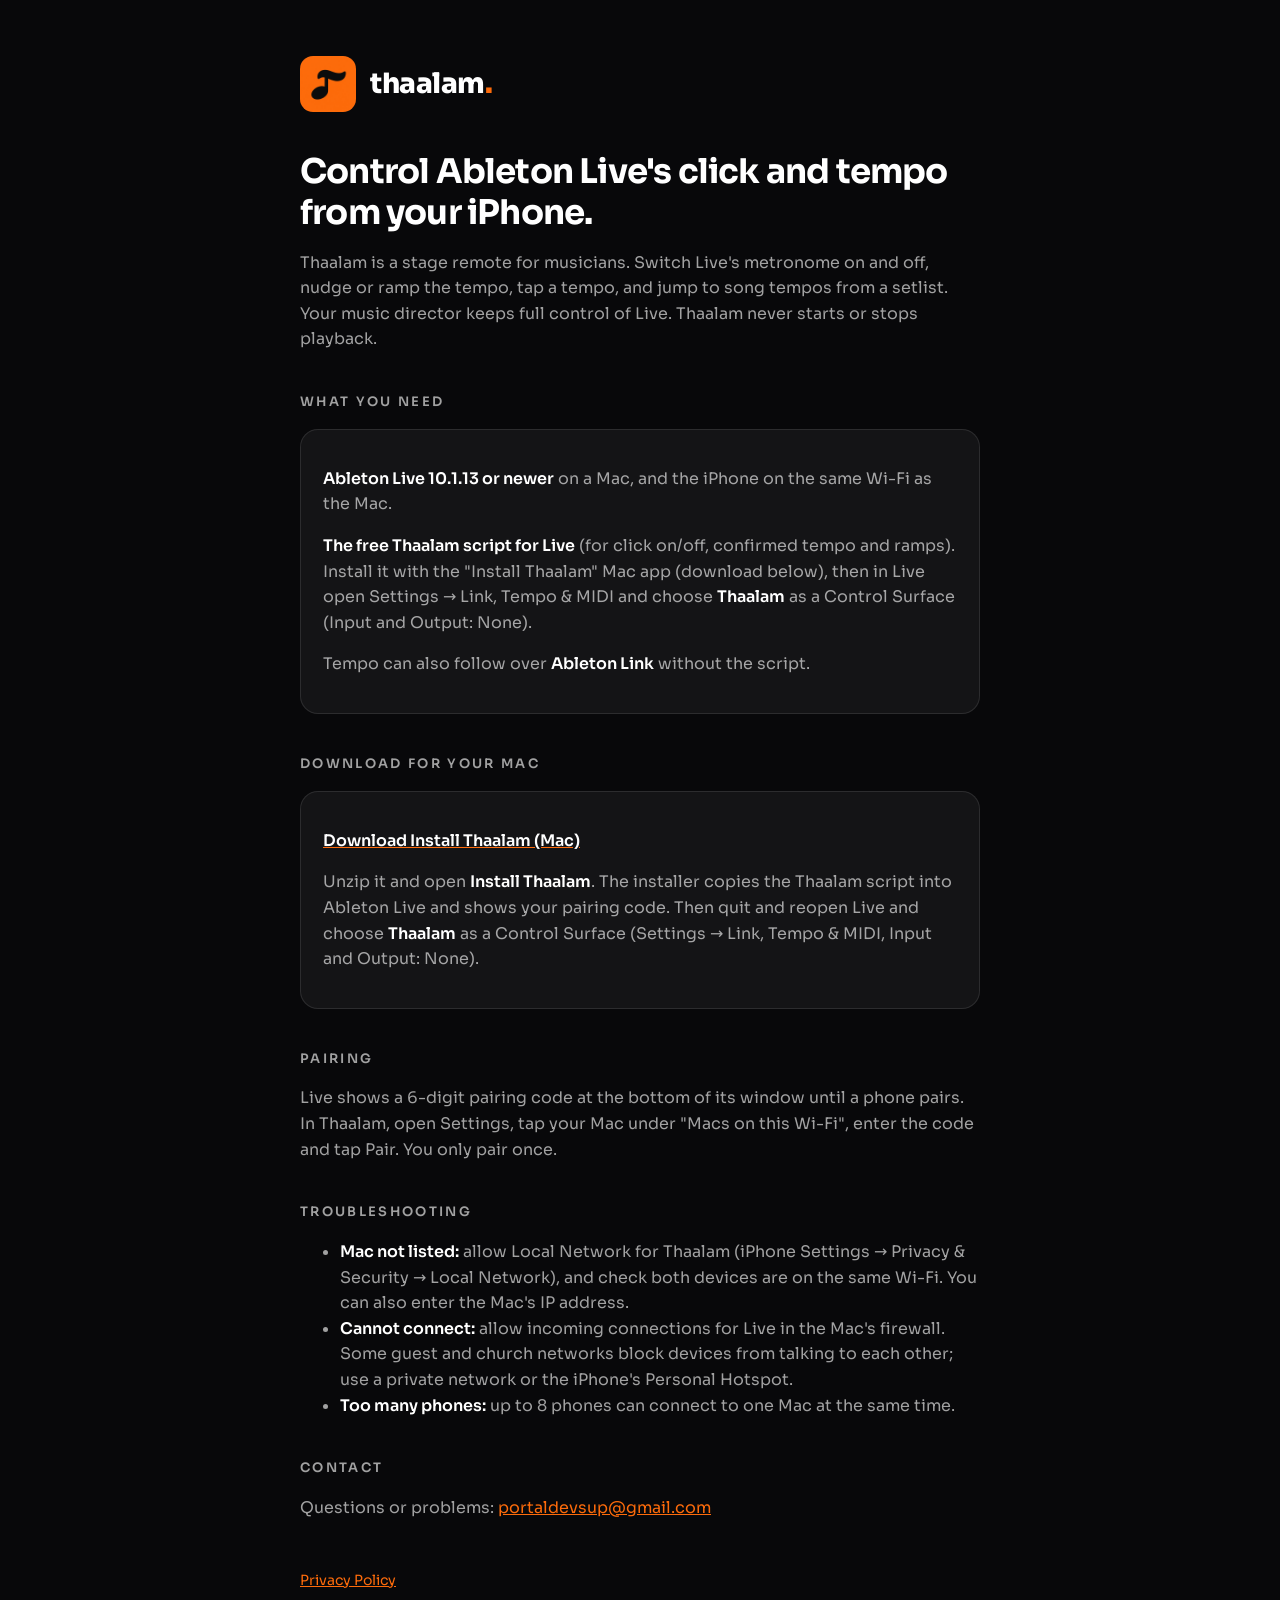
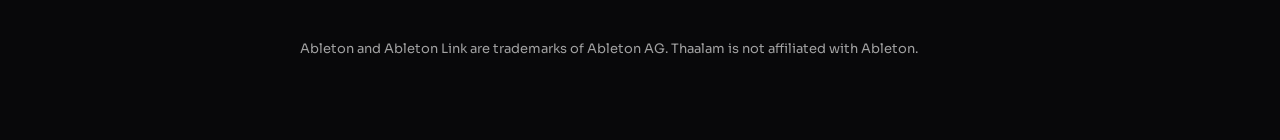
<file: index.html>
<!doctype html>
<html lang="en">
<head>
<meta charset="utf-8"><meta name="viewport" content="width=device-width, initial-scale=1">
<title>Thaalam – Support</title>
<link rel="preconnect" href="https://fonts.googleapis.com"><link href="https://fonts.googleapis.com/css2?family=Sora:wght@400;600;800&display=swap" rel="stylesheet">
<link rel="stylesheet" href="style.css">
</head>
<body><main>
<header><img src="icon.png" alt=""><div class="mark">thaalam<span>.</span></div></header>
<h1>Control Ableton Live's click and tempo from your iPhone.</h1>
<p>Thaalam is a stage remote for musicians. Switch Live's metronome on and off, nudge or ramp the tempo, tap a tempo, and jump to song tempos from a setlist. Your music director keeps full control of Live. Thaalam never starts or stops playback.</p>

<h2>What you need</h2>
<div class="card"><p><strong>Ableton Live 10.1.13 or newer</strong> on a Mac, and the iPhone on the same Wi-Fi as the Mac.</p>
<p><strong>The free Thaalam script for Live</strong> (for click on/off, confirmed tempo and ramps). Install it with the "Install Thaalam" Mac app (download below), then in Live open Settings → Link, Tempo &amp; MIDI and choose <strong>Thaalam</strong> as a Control Surface (Input and Output: None).</p>
<p>Tempo can also follow over <strong>Ableton Link</strong> without the script.</p></div>

<h2>Download for your Mac</h2>
<div class="card"><p><a href="Install-Thaalam.zip"><strong>Download Install Thaalam (Mac)</strong></a></p>
<p>Unzip it and open <strong>Install Thaalam</strong>. The installer copies the Thaalam script into Ableton Live and shows your pairing code. Then quit and reopen Live and choose <strong>Thaalam</strong> as a Control Surface (Settings → Link, Tempo &amp; MIDI, Input and Output: None).</p></div>

<h2>Pairing</h2>
<p>Live shows a 6-digit pairing code at the bottom of its window until a phone pairs. In Thaalam, open Settings, tap your Mac under "Macs on this Wi-Fi", enter the code and tap Pair. You only pair once.</p>

<h2>Troubleshooting</h2>
<ul>
<li><strong>Mac not listed:</strong> allow Local Network for Thaalam (iPhone Settings → Privacy &amp; Security → Local Network), and check both devices are on the same Wi-Fi. You can also enter the Mac's IP address.</li>
<li><strong>Cannot connect:</strong> allow incoming connections for Live in the Mac's firewall. Some guest and church networks block devices from talking to each other; use a private network or the iPhone's Personal Hotspot.</li>
<li><strong>Too many phones:</strong> up to 8 phones can connect to one Mac at the same time.</li>
</ul>

<h2>Contact</h2>
<p>Questions or problems: <a href="mailto:portaldevsup@gmail.com">portaldevsup@gmail.com</a></p>

<nav><a href="privacy.html">Privacy Policy</a></nav>
<footer>Ableton and Ableton Link are trademarks of Ableton AG. Thaalam is not affiliated with Ableton.</footer>
</main></body>
</html>
</file>
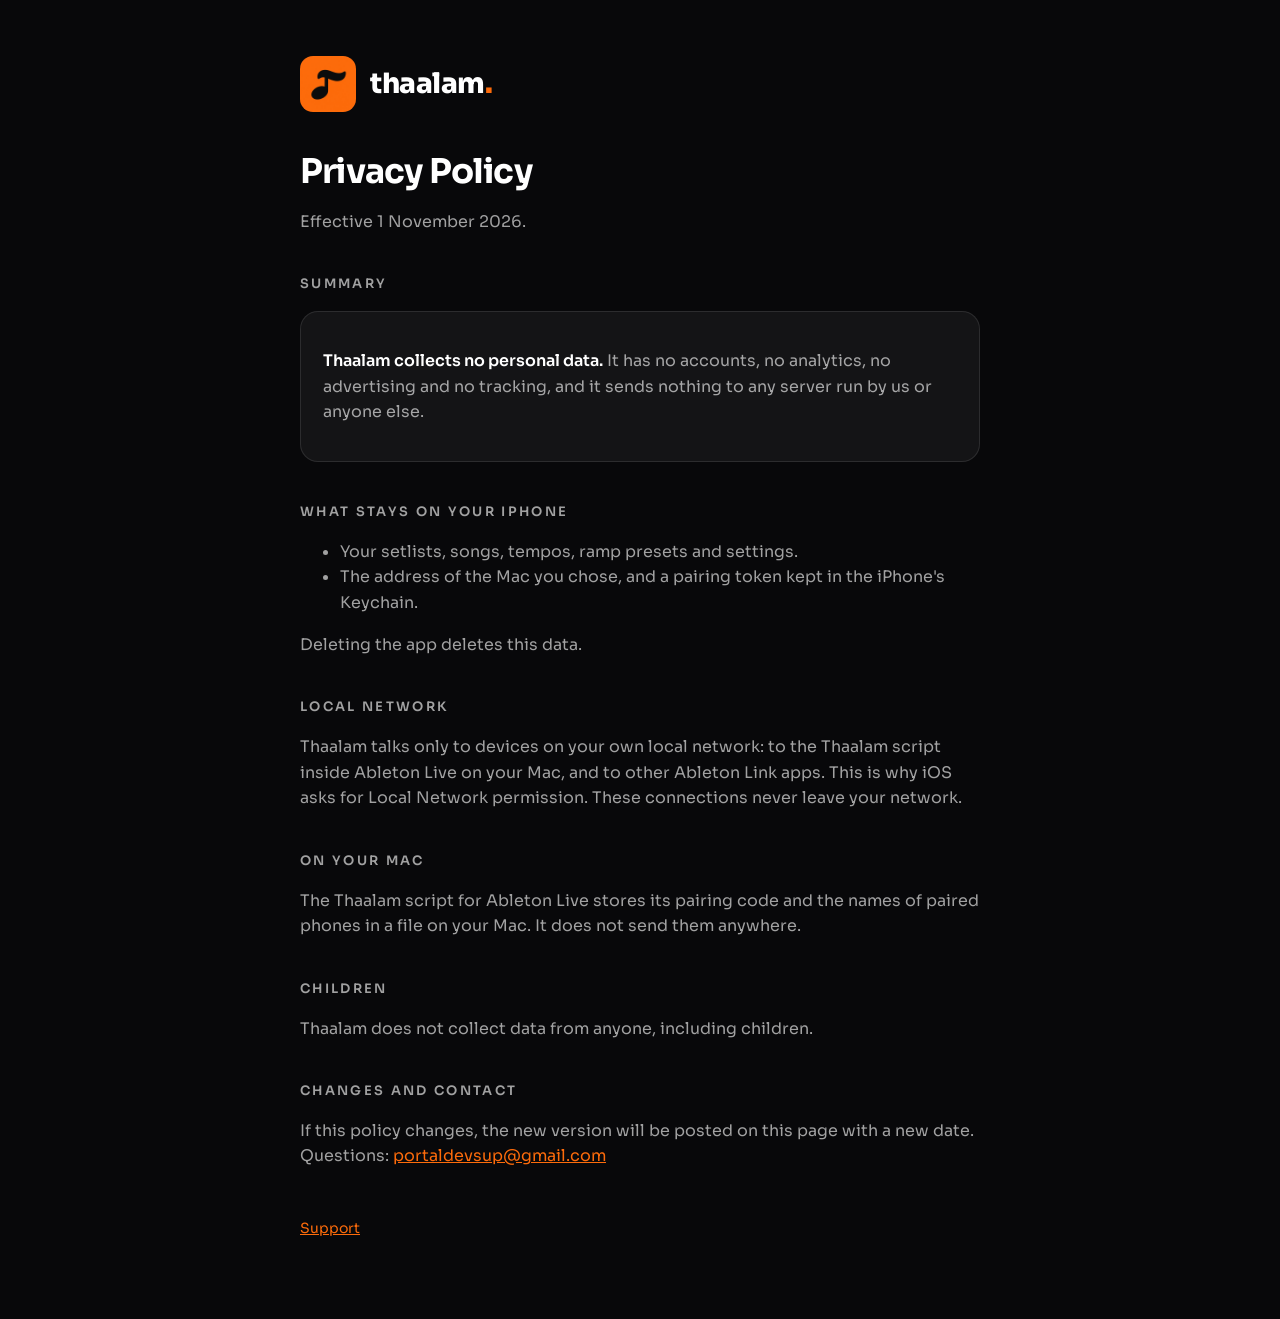
<file: privacy.html>
<!doctype html>
<html lang="en">
<head>
<meta charset="utf-8"><meta name="viewport" content="width=device-width, initial-scale=1">
<title>Thaalam – Privacy Policy</title>
<link rel="preconnect" href="https://fonts.googleapis.com"><link href="https://fonts.googleapis.com/css2?family=Sora:wght@400;600;800&display=swap" rel="stylesheet">
<link rel="stylesheet" href="style.css">
</head>
<body><main>
<header><img src="icon.png" alt=""><div class="mark">thaalam<span>.</span></div></header>
<h1>Privacy Policy</h1>
<p>Effective 1 November 2026.</p>

<h2>Summary</h2>
<div class="card"><p><strong>Thaalam collects no personal data.</strong> It has no accounts, no analytics, no advertising and no tracking, and it sends nothing to any server run by us or anyone else.</p></div>

<h2>What stays on your iPhone</h2>
<ul>
<li>Your setlists, songs, tempos, ramp presets and settings.</li>
<li>The address of the Mac you chose, and a pairing token kept in the iPhone's Keychain.</li>
</ul>
<p>Deleting the app deletes this data.</p>

<h2>Local network</h2>
<p>Thaalam talks only to devices on your own local network: to the Thaalam script inside Ableton Live on your Mac, and to other Ableton Link apps. This is why iOS asks for Local Network permission. These connections never leave your network.</p>

<h2>On your Mac</h2>
<p>The Thaalam script for Ableton Live stores its pairing code and the names of paired phones in a file on your Mac. It does not send them anywhere.</p>

<h2>Children</h2>
<p>Thaalam does not collect data from anyone, including children.</p>

<h2>Changes and contact</h2>
<p>If this policy changes, the new version will be posted on this page with a new date. Questions: <a href="mailto:portaldevsup@gmail.com">portaldevsup@gmail.com</a></p>

<nav><a href="index.html">Support</a></nav>
</main></body>
</html>
</file>
<file: style.css>
:root { --bg:#08080A; --surface:#141416; --text:#fff; --dim:rgba(255,255,255,.62); --line:rgba(255,255,255,.1); --accent:#FD6B0B; }
* { box-sizing:border-box; }
body { margin:0; background:var(--bg); color:var(--text); font-family:"Sora",system-ui,sans-serif; line-height:1.6; }
main { max-width:720px; margin:0 auto; padding:56px 20px 80px; }
header { display:flex; align-items:center; gap:14px; margin-bottom:40px; }
header img { width:56px; height:56px; border-radius:13px; }
.mark { font-weight:800; font-size:28px; letter-spacing:-.5px; }
.mark span { color:var(--accent); }
h1 { font-size:34px; line-height:1.2; letter-spacing:-.8px; margin:0 0 12px; }
h2 { font-size:13px; text-transform:uppercase; letter-spacing:.18em; color:var(--dim); margin:40px 0 10px; font-weight:600; }
p, li { color:var(--dim); }
strong { color:var(--text); font-weight:600; }
a { color:var(--accent); }
.card { background:var(--surface); border:1px solid var(--line); border-radius:18px; padding:20px 22px; margin:16px 0; }
nav { margin-top:48px; display:flex; gap:20px; font-size:14px; }
footer { margin-top:48px; font-size:13px; color:var(--dim); }
</file>
